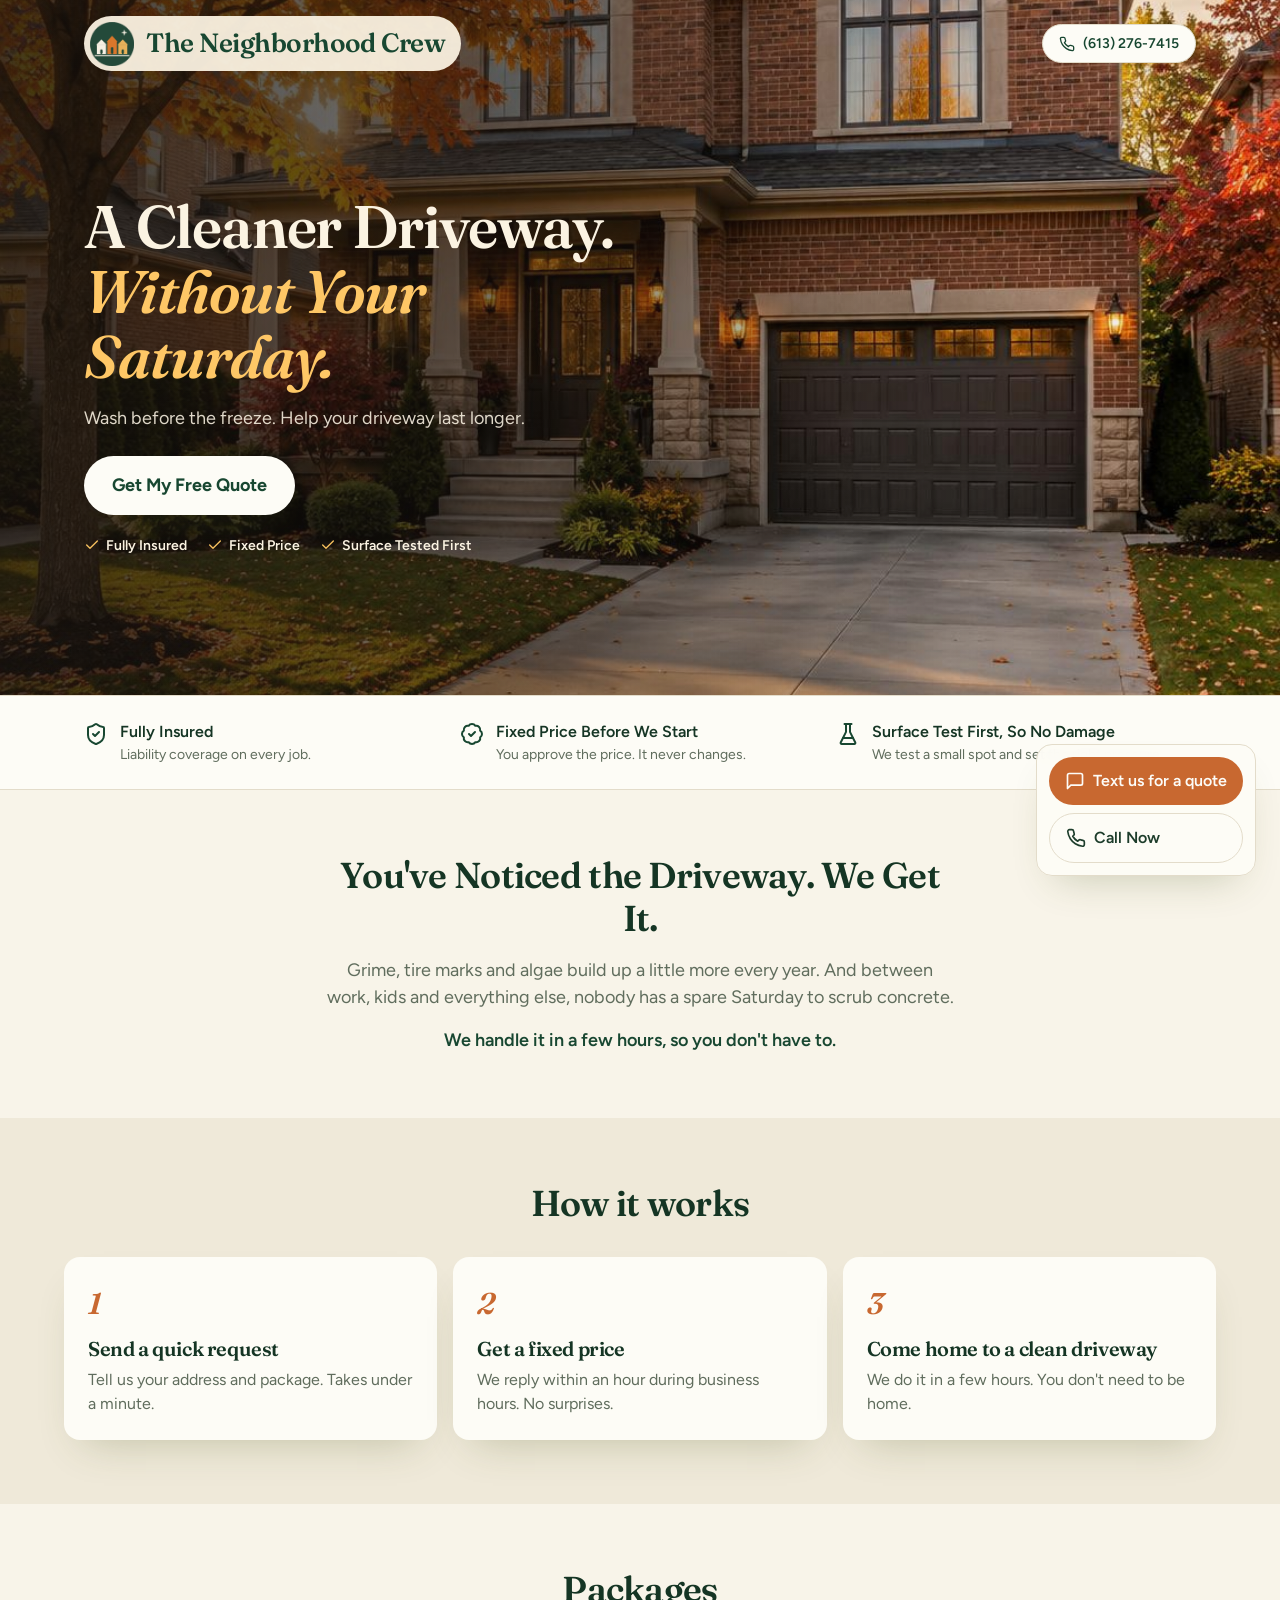
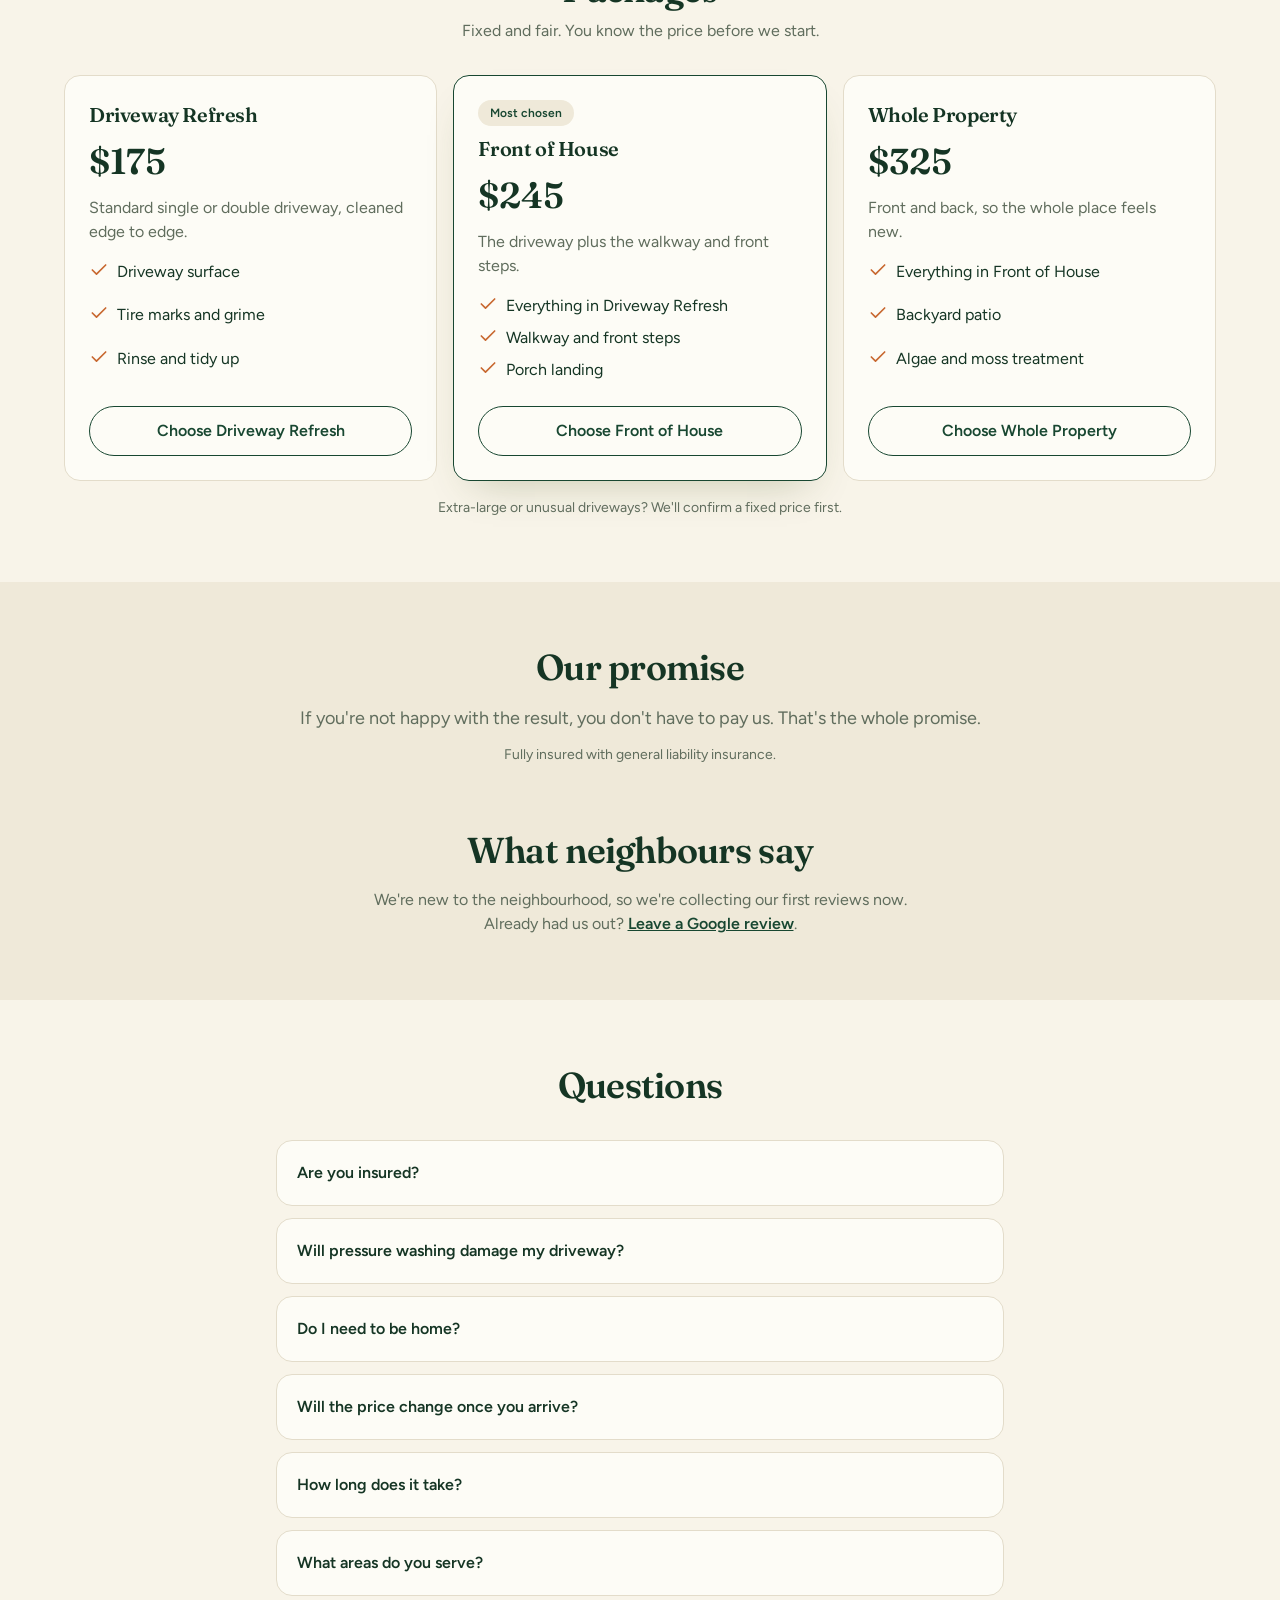
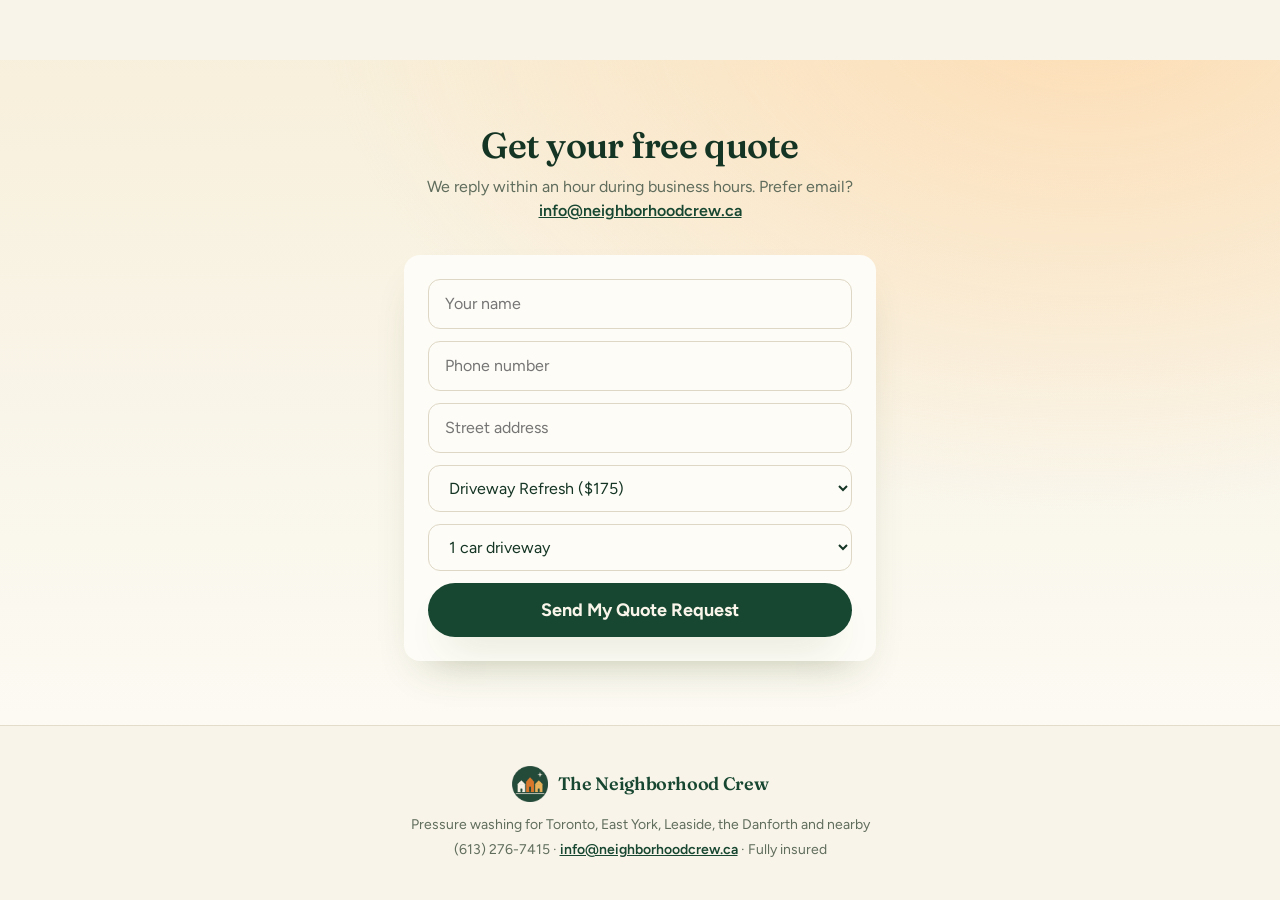
<file: index.html>
<!DOCTYPE html>
<html lang="en">
<head>
<meta charset="utf-8">
<meta name="viewport" content="width=device-width, initial-scale=1">
<title>A Cleaner Driveway. Without Your Saturday. | The Neighborhood Crew</title>
<meta name="description" content="Wash before the freeze. A pre-winter driveway wash in Toronto that helps your driveway last longer. Fixed price. Fully insured.">
<meta property="og:type" content="website">
<meta property="og:title" content="A Cleaner Driveway. Without Your Saturday.">
<meta property="og:description" content="Wash before the freeze. Help your driveway last longer. Fixed price, fully insured, in Toronto and nearby.">
<meta name="twitter:card" content="summary_large_image">
<link rel="icon" href="favicon.png" type="image/png">
<link rel="preconnect" href="https://fonts.googleapis.com"><link rel="preconnect" href="https://fonts.gstatic.com" crossorigin><link rel="stylesheet" href="https://fonts.googleapis.com/css2?family=Figtree:wght@400;500;600;700;800&amp;family=Fraunces:ital,opsz,wght@0,9..144,400..700;1,9..144,400..700&amp;display=swap">
<link rel="stylesheet" href="css/style.css">
</head>
<body>
<svg width="0" height="0" style="position:absolute" aria-hidden="true"><defs>
<symbol id="i-phone" viewBox="0 0 24 24"><path d="M22 16.92v3a2 2 0 0 1-2.18 2 19.79 19.79 0 0 1-8.63-3.07 19.5 19.5 0 0 1-6-6 19.79 19.79 0 0 1-3.07-8.67A2 2 0 0 1 4.11 2h3a2 2 0 0 1 2 1.72 12.84 12.84 0 0 0 .7 2.81 2 2 0 0 1-.45 2.11L8.09 9.91a16 16 0 0 0 6 6l1.27-1.27a2 2 0 0 1 2.11-.45 12.84 12.84 0 0 0 2.81.7A2 2 0 0 1 22 16.92z"/></symbol>
<symbol id="i-check" viewBox="0 0 24 24"><path d="M20 6 9 17l-5-5"/></symbol>
<symbol id="i-circle-check" viewBox="0 0 24 24"><circle cx="12" cy="12" r="10"/><path d="m9 12 2 2 4-4"/></symbol>
<symbol id="i-shield" viewBox="0 0 24 24"><path d="M20 13c0 5-3.5 7.5-7.66 8.95a1 1 0 0 1-.67-.01C7.5 20.5 4 18 4 13V6a1 1 0 0 1 1-1c2 0 4.5-1.2 6.24-2.72a1.17 1.17 0 0 1 1.52 0C14.51 3.81 17 5 19 5a1 1 0 0 1 1 1z"/><path d="m9 12 2 2 4-4"/></symbol>
<symbol id="i-badge" viewBox="0 0 24 24"><path d="M3.85 8.62a4 4 0 0 1 4.78-4.77 4 4 0 0 1 6.74 0 4 4 0 0 1 4.78 4.78 4 4 0 0 1 0 6.74 4 4 0 0 1-4.77 4.78 4 4 0 0 1-6.75 0 4 4 0 0 1-4.78-4.77 4 4 0 0 1 0-6.76Z"/><path d="m9 12 2 2 4-4"/></symbol>
<symbol id="i-flask" viewBox="0 0 24 24"><path d="M10 2v7.527a2 2 0 0 1-.211.896L4.72 20.55a1 1 0 0 0 .9 1.45h12.76a1 1 0 0 0 .9-1.45l-5.069-10.127A2 2 0 0 1 14 9.527V2"/><path d="M8.5 2h7"/><path d="M7 16h10"/></symbol>
<symbol id="i-message" viewBox="0 0 24 24"><path d="M21 15a2 2 0 0 1-2 2H7l-4 4V5a2 2 0 0 1 2-2h14a2 2 0 0 1 2 2z"/></symbol>
</defs></svg>
<!-- HERO -->
<header class="hero hero-full">
<div class="hero-bg" role="img" aria-label="Toronto detached brick home in autumn with a freshly cleaned driveway"></div>
<nav class="container nav">
<div class="brand"><img src="images/logo-mark.png" alt="" aria-hidden="true" width="44" height="44"><span>The Neighborhood Crew</span></div>
<a href="tel:+16132767415" class="nav-phone"><svg class="icon" aria-hidden="true"><use href="#i-phone"/></svg> (613) 276-7415</a>
</nav>
<div class="container hero-full-inner"><div class="hero-full-text">
<h1>A Cleaner Driveway.<br><em>Without Your Saturday.</em></h1>
<p class="lead">Wash before the freeze. Help your driveway last longer.</p>
<a href="#quote" class="btn-cta">Get My Free Quote</a>
<ul class="checklist"><li><svg class="icon" aria-hidden="true"><use href="#i-check"/></svg> Fully Insured</li><li><svg class="icon" aria-hidden="true"><use href="#i-check"/></svg> Fixed Price</li><li><svg class="icon" aria-hidden="true"><use href="#i-check"/></svg> Surface Tested First</li></ul>
</div></div>
</header>

<!-- TRUST STRIP -->
<section class="trust"><div class="container trust-grid"><div class="trust-item"><svg class="icon" aria-hidden="true"><use href="#i-shield"/></svg><div><p>Fully Insured</p><p>Liability coverage on every job.</p></div></div><div class="trust-item"><svg class="icon" aria-hidden="true"><use href="#i-badge"/></svg><div><p>Fixed Price Before We Start</p><p>You approve the price. It never changes.</p></div></div><div class="trust-item"><svg class="icon" aria-hidden="true"><use href="#i-flask"/></svg><div><p>Surface Test First, So No Damage</p><p>We test a small spot and set the right pressure.</p></div></div></div></section>

<!-- PROBLEM / PROMISE -->
<section class="narrow">
<h2>You've Noticed the Driveway. We Get It.</h2>
<p>Grime, tire marks and algae build up a little more every year. And between work, kids and everything else, nobody has a spare Saturday to scrub concrete.</p>
<p class="strong">We handle it in a few hours, so you don't have to.</p>
</section>

<!-- HOW IT WORKS -->
<section class="bg-secondary"><div class="container section">
<h2 class="center">How it works</h2>
<ol class="grid-3"><li class="card step"><span class="num">1</span><h3>Send a quick request</h3><p>Tell us your address and package. Takes under a minute.</p></li><li class="card step"><span class="num">2</span><h3>Get a fixed price</h3><p>We reply within an hour during business hours. No surprises.</p></li><li class="card step"><span class="num">3</span><h3>Come home to a clean driveway</h3><p>We do it in a few hours. You don't need to be home.</p></li></ol>
</div></section>

<!-- PACKAGES -->
<section class="container section">
<h2 class="center">Packages</h2>
<p class="center muted" style="margin-top:.5rem">Fixed and fair. You know the price before we start.</p>
<div class="grid-3">
<div class="pkg">

<h3>Driveway Refresh</h3>
<p class="price">$175</p>
<p class="desc">Standard single or double driveway, cleaned edge to edge.</p>
<ul><li><svg class="icon" aria-hidden="true"><use href="#i-check"/></svg>Driveway surface</li><li><svg class="icon" aria-hidden="true"><use href="#i-check"/></svg>Tire marks and grime</li><li><svg class="icon" aria-hidden="true"><use href="#i-check"/></svg>Rinse and tidy up</li></ul>
<a href="#quote" class="choose">Choose Driveway Refresh</a>
</div>
<div class="pkg popular">
<span class="tag">Most chosen</span>
<h3>Front of House</h3>
<p class="price">$245</p>
<p class="desc">The driveway plus the walkway and front steps.</p>
<ul><li><svg class="icon" aria-hidden="true"><use href="#i-check"/></svg>Everything in Driveway Refresh</li><li><svg class="icon" aria-hidden="true"><use href="#i-check"/></svg>Walkway and front steps</li><li><svg class="icon" aria-hidden="true"><use href="#i-check"/></svg>Porch landing</li></ul>
<a href="#quote" class="choose">Choose Front of House</a>
</div>
<div class="pkg">

<h3>Whole Property</h3>
<p class="price">$325</p>
<p class="desc">Front and back, so the whole place feels new.</p>
<ul><li><svg class="icon" aria-hidden="true"><use href="#i-check"/></svg>Everything in Front of House</li><li><svg class="icon" aria-hidden="true"><use href="#i-check"/></svg>Backyard patio</li><li><svg class="icon" aria-hidden="true"><use href="#i-check"/></svg>Algae and moss treatment</li></ul>
<a href="#quote" class="choose">Choose Whole Property</a>
</div></div>
<p class="small-note">Extra-large or unusual driveways? We'll confirm a fixed price first.</p>
</section>

<!-- GUARANTEE -->
<section class="bg-secondary"><div class="promise">
<h2>Our promise</h2>
<p>If you're not happy with the result, you don't have to pay us. That's the whole promise.</p>
<p class="small">Fully insured with general liability insurance.</p>
</div></section>

<!-- REVIEWS: add real reviews here later as <blockquote> cards -->
<section class="bg-secondary"><div class="container section" style="padding-top:0">
<h2 class="center">What neighbours say</h2>
<p class="reviews-note">We're new to the neighbourhood, so we're collecting our first reviews now. Already had us out? <a href="https://g.page/r/YOUR-REVIEW-LINK">Leave a Google review</a>.</p>
</div></section>

<!-- FAQ -->
<section class="faq">
<h2 class="center">Questions</h2>
<div class="faq-list"><details><summary>Are you insured?</summary><p>Yes. We carry general liability insurance. We're happy to send proof before we start.</p></details><details><summary>Will pressure washing damage my driveway?</summary><p>Not the way we do it. We test a small spot first and adjust the pressure for concrete, interlock or asphalt.</p></details><details><summary>Do I need to be home?</summary><p>No. Just leave access to an outdoor tap. We'll text you before and after photos when we're done.</p></details><details><summary>Will the price change once you arrive?</summary><p>No. The price we agree on is the price you pay.</p></details><details><summary>How long does it take?</summary><p>Most driveways take two to three hours. Whole property jobs take about half a day.</p></details><details><summary>What areas do you serve?</summary><p>Toronto, East York, Leaside, the Danforth and nearby.</p></details></div>
</section>

<!-- QUOTE FORM -->
<section id="quote" class="bg-sky"><div class="quote-wrap">
<h2 class="center">Get your free quote</h2>
<p class="sub center">We reply within an hour during business hours. Prefer email? <a href="mailto:info@neighborhoodcrew.ca">info@neighborhoodcrew.ca</a></p>
<p id="sent" class="sent" hidden>Thanks! Your message is ready to send. We'll get back to you shortly.</p>
<form id="quote-form" class="quote">
<input name="name" required placeholder="Your name" autocomplete="name" aria-label="Your name">
<input name="phone" required type="tel" placeholder="Phone number" autocomplete="tel" aria-label="Phone number">
<input name="address" required placeholder="Street address" autocomplete="street-address" aria-label="Street address">
<select name="package" aria-label="Package"><option>Driveway Refresh ($175)</option><option>Front of House ($245)</option><option>Whole Property ($325)</option></select>
<select name="driveway" aria-label="Driveway size"><option>1 car driveway</option><option>2 car driveway</option><option>4 car driveway</option></select>
<button class="btn-cta btn-block" type="submit">Send My Quote Request</button>
</form>
</div></section>

<footer class="site">
<div class="brand"><img src="images/logo-mark.png" alt="" aria-hidden="true" width="36" height="36"><span>The Neighborhood Crew</span></div>
<p>Pressure washing for Toronto, East York, Leaside, the Danforth and nearby</p>
<p>(613) 276-7415 · <a href="mailto:info@neighborhoodcrew.ca">info@neighborhoodcrew.ca</a> · Fully insured</p>
</footer>
<div class="floating">
<a href="#quote" class="get">Get a Free Quote</a>
<a href="sms:+16132767415?&amp;body=Hi!%20I'd%20like%20a%20quote%20for%20my%20driveway.%20My%20address%20is%3A%20" class="text" aria-label="Text us for a quote"><svg class="icon" aria-hidden="true"><use href="#i-message"/></svg><span class="label">Text us for a quote</span></a>
<a href="tel:+16132767415" class="call" aria-label="Call now"><svg class="icon" aria-hidden="true"><use href="#i-phone"/></svg><span class="label">Call Now</span></a>
</div>
<script src="js/main.js"></script>
</body>
</html>
</file>
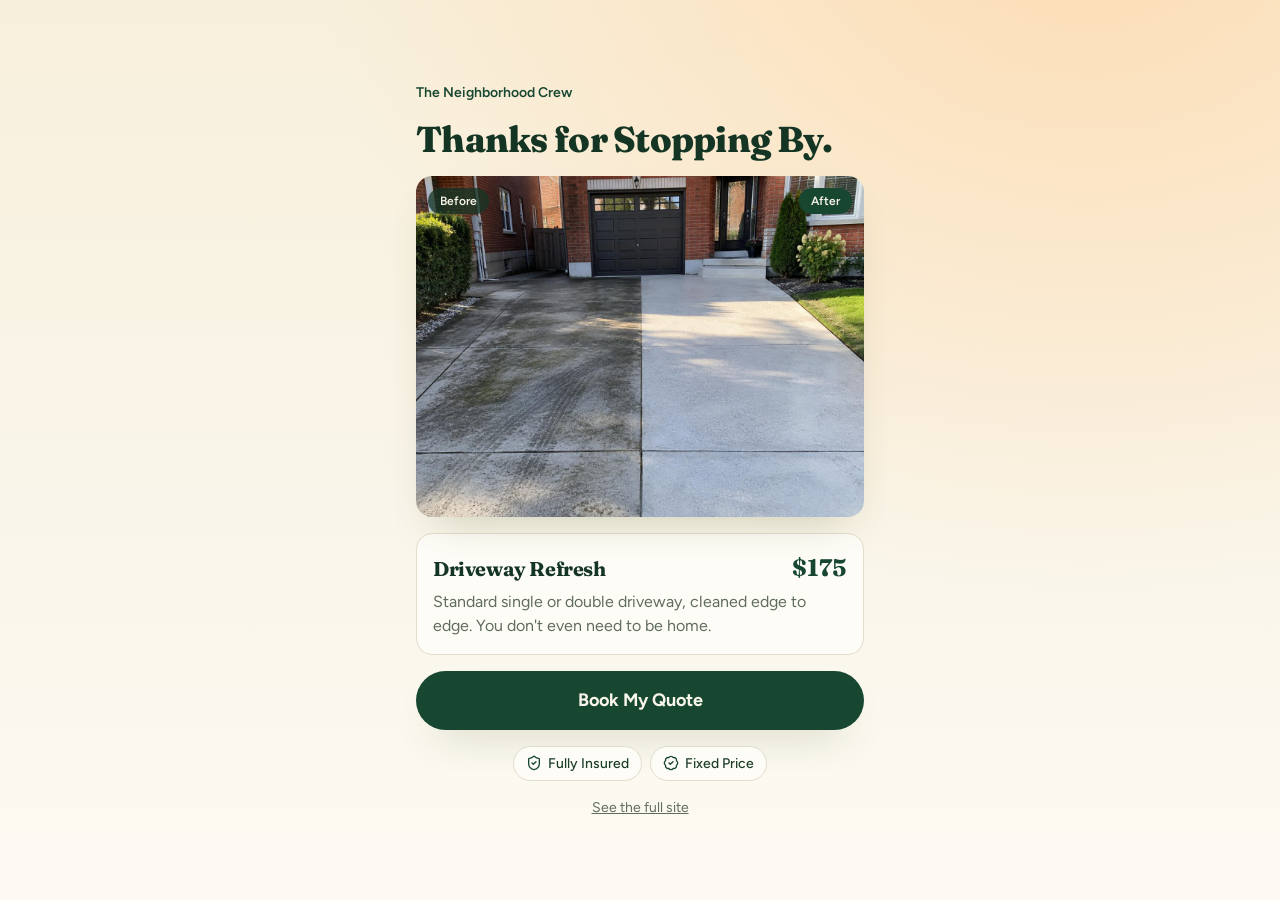
<file: hello.html>
<!DOCTYPE html>
<html lang="en">
<head>
<meta charset="utf-8">
<meta name="viewport" content="width=device-width, initial-scale=1">
<title>Thanks for Stopping By | The Neighborhood Crew</title>
<meta name="description" content="Your neighbourhood driveway cleaning, fixed price and fully insured. Book your free quote in one tap.">
<meta property="og:title" content="Thanks for Stopping By | The Neighborhood Crew">
<meta property="og:description" content="Fixed-price, fully insured driveway cleaning in Toronto.">
<link rel="icon" href="favicon.png" type="image/png">
<link rel="preconnect" href="https://fonts.googleapis.com"><link rel="preconnect" href="https://fonts.gstatic.com" crossorigin><link rel="stylesheet" href="https://fonts.googleapis.com/css2?family=Figtree:wght@400;500;600;700;800&amp;family=Fraunces:ital,opsz,wght@0,9..144,400..700;1,9..144,400..700&amp;display=swap">
<link rel="stylesheet" href="css/style.css">
</head>
<body class="hello-page">
<svg width="0" height="0" style="position:absolute" aria-hidden="true"><defs>
<symbol id="i-phone" viewBox="0 0 24 24"><path d="M22 16.92v3a2 2 0 0 1-2.18 2 19.79 19.79 0 0 1-8.63-3.07 19.5 19.5 0 0 1-6-6 19.79 19.79 0 0 1-3.07-8.67A2 2 0 0 1 4.11 2h3a2 2 0 0 1 2 1.72 12.84 12.84 0 0 0 .7 2.81 2 2 0 0 1-.45 2.11L8.09 9.91a16 16 0 0 0 6 6l1.27-1.27a2 2 0 0 1 2.11-.45 12.84 12.84 0 0 0 2.81.7A2 2 0 0 1 22 16.92z"/></symbol>
<symbol id="i-check" viewBox="0 0 24 24"><path d="M20 6 9 17l-5-5"/></symbol>
<symbol id="i-circle-check" viewBox="0 0 24 24"><circle cx="12" cy="12" r="10"/><path d="m9 12 2 2 4-4"/></symbol>
<symbol id="i-shield" viewBox="0 0 24 24"><path d="M20 13c0 5-3.5 7.5-7.66 8.95a1 1 0 0 1-.67-.01C7.5 20.5 4 18 4 13V6a1 1 0 0 1 1-1c2 0 4.5-1.2 6.24-2.72a1.17 1.17 0 0 1 1.52 0C14.51 3.81 17 5 19 5a1 1 0 0 1 1 1z"/><path d="m9 12 2 2 4-4"/></symbol>
<symbol id="i-badge" viewBox="0 0 24 24"><path d="M3.85 8.62a4 4 0 0 1 4.78-4.77 4 4 0 0 1 6.74 0 4 4 0 0 1 4.78 4.78 4 4 0 0 1 0 6.74 4 4 0 0 1-4.77 4.78 4 4 0 0 1-6.75 0 4 4 0 0 1-4.78-4.77 4 4 0 0 1 0-6.76Z"/><path d="m9 12 2 2 4-4"/></symbol>
<symbol id="i-flask" viewBox="0 0 24 24"><path d="M10 2v7.527a2 2 0 0 1-.211.896L4.72 20.55a1 1 0 0 0 .9 1.45h12.76a1 1 0 0 0 .9-1.45l-5.069-10.127A2 2 0 0 1 14 9.527V2"/><path d="M8.5 2h7"/><path d="M7 16h10"/></symbol>
<symbol id="i-message" viewBox="0 0 24 24"><path d="M21 15a2 2 0 0 1-2 2H7l-4 4V5a2 2 0 0 1 2-2h14a2 2 0 0 1 2 2z"/></symbol>
</defs></svg>
<main class="bg-sky hello">
<div class="hello-inner">
<p class="name">The Neighborhood Crew</p>
<h1>Thanks for Stopping By.</h1>
<figure class="before-after">
<img src="images/before-after-hero.jpg" alt="Toronto driveway before and after cleaning" width="1200" height="912">
<span class="lbl before">Before</span><span class="lbl after">After</span>
</figure>
<div class="offer">
<div class="row"><h2>Driveway Refresh</h2><span class="price">$175</span></div>
<p>Standard single or double driveway, cleaned edge to edge. You don't even need to be home.</p>
</div>
<a href="index.html#quote" class="btn-cta btn-block">Book My Quote</a>
<div class="badges"><span class="badge"><svg class="icon" aria-hidden="true"><use href="#i-shield"/></svg>Fully Insured</span><span class="badge"><svg class="icon" aria-hidden="true"><use href="#i-badge"/></svg>Fixed Price</span></div>
<p class="back"><a href="index.html">See the full site</a></p>
</div>
</main>
</body>
</html>
</file>
<file: css/style.css>
/* The Neighborhood Crew - static site styles (no build step needed) */
:root {
  --radius: 1rem;
  --background: oklch(0.968 0.016 92);
  --foreground: oklch(0.3 0.05 158);
  --card: oklch(0.99 0.008 95);
  --primary: oklch(0.36 0.065 160);
  --primary-foreground: oklch(0.97 0.015 92);
  --secondary: oklch(0.935 0.022 90);
  --secondary-foreground: oklch(0.33 0.05 158);
  --muted-foreground: oklch(0.52 0.03 140);
  --accent: oklch(0.62 0.14 48);
  --accent-foreground: oklch(0.99 0.005 90);
  --border: oklch(0.895 0.025 90);
  --input: oklch(0.88 0.025 90);
  --font-display: "Fraunces", Georgia, serif;
  --font-sans: "Figtree", system-ui, -apple-system, "Segoe UI", Roboto, sans-serif;
  --shadow-soft: 0 20px 40px -20px oklch(0.45 0.08 120 / 0.3);
  --gradient-sky: radial-gradient(ellipse at 85% -10%, oklch(0.9 0.08 70 / 0.7), transparent 50%), linear-gradient(180deg, oklch(0.955 0.028 88) 0%, oklch(0.97 0.016 92) 55%, oklch(0.985 0.01 94) 100%);
}

*, *::before, *::after { box-sizing: border-box; border-color: var(--border); }
html { scroll-behavior: smooth; }
body { margin: 0; font-family: var(--font-sans); background: var(--background); color: var(--foreground); line-height: 1.5; padding-bottom: 6rem; }
img { max-width: 100%; display: block; }
a { color: inherit; }
h1, h2, h3 { font-family: var(--font-display); letter-spacing: -0.02em; margin: 0; }
h2 { font-size: 1.875rem; font-weight: 600; line-height: 1.2; }
h3 { font-size: 1.25rem; font-weight: 600; }
p { margin: 0; }
ul, ol { margin: 0; padding: 0; list-style: none; }
svg.icon { width: 1.25rem; height: 1.25rem; fill: none; stroke: currentColor; stroke-width: 2; stroke-linecap: round; stroke-linejoin: round; flex-shrink: 0; }

.bg-sky { background: var(--gradient-sky); }
.bg-secondary { background: var(--secondary); }
.container { max-width: 72rem; margin: 0 auto; padding-left: 1.25rem; padding-right: 1.25rem; }
.muted { color: var(--muted-foreground); }
.center { text-align: center; }
.text-primary { color: var(--primary); }
.text-accent { color: var(--accent); }
.italic { font-style: italic; }

/* Buttons and badges */
.btn-cta { display: inline-flex; align-items: center; justify-content: center; border-radius: 9999px; background: var(--primary); color: var(--primary-foreground); padding: 1rem 1.75rem; font-size: 1.125rem; font-weight: 700; text-decoration: none; border: 0; cursor: pointer; font-family: inherit; box-shadow: var(--shadow-soft); transition: filter .15s, transform .15s; }
.btn-cta:hover { filter: brightness(1.1); }
.btn-cta:active { transform: scale(.98); }
.btn-block { width: 100%; }
.badge { display: inline-flex; align-items: center; gap: .375rem; border: 1px solid var(--border); background: var(--card); border-radius: 9999px; padding: .375rem .75rem; font-size: .875rem; font-weight: 500; color: var(--secondary-foreground); }
.badge .icon { width: 1rem; height: 1rem; color: var(--primary); }

/* Hero */
.nav { display: flex; align-items: center; justify-content: space-between; padding-top: 1rem; padding-bottom: 1rem; }
.brand { display: flex; align-items: center; gap: .75rem; }
.brand img { width: 2.75rem; height: 2.75rem; flex-shrink: 0; }
.brand span { font-family: var(--font-display); font-size: 1.25rem; font-weight: 600; line-height: 1; letter-spacing: -0.02em; color: var(--primary); }
.nav-phone { display: none; align-items: center; gap: .5rem; border: 1px solid var(--border); background: var(--card); border-radius: 9999px; padding: .5rem 1rem; font-size: .875rem; font-weight: 600; color: var(--primary); text-decoration: none; }
.nav-phone .icon { width: 1rem; height: 1rem; }
.hero-grid { display: grid; gap: 2.5rem; padding-top: 1.5rem; padding-bottom: 3.5rem; }
.hero h1 { font-size: 2.25rem; font-weight: 600; line-height: 1.08; }
.hero h1 em { color: var(--accent); }
.hero .lead { margin-top: 1rem; max-width: 28rem; font-size: 1.125rem; color: var(--muted-foreground); }
.hero .btn-cta { margin-top: 1.5rem; width: 100%; }
.checklist { margin-top: 1.25rem; display: flex; flex-wrap: wrap; gap: .5rem 1.25rem; }
.checklist li { display: flex; align-items: center; gap: .375rem; font-size: .875rem; font-weight: 600; color: var(--secondary-foreground); }
.checklist .icon { width: 1rem; height: 1rem; color: var(--accent); }
.hero-tag { position: absolute; z-index: 3; bottom: -1.1rem; left: 1rem; display: flex; align-items: center; gap: .5rem; background: var(--card); border-radius: 9999px; padding: .6rem 1.1rem; box-shadow: var(--shadow-soft); font-size: .875rem; font-weight: 600; }
.hero-tag .icon { color: var(--accent); }

/* Sections */
.trust { border-top: 1px solid var(--border); border-bottom: 1px solid var(--border); background: var(--card); }
.trust-grid { display: grid; gap: 1rem; padding-top: 1.5rem; padding-bottom: 1.5rem; }
.trust-item { display: flex; align-items: flex-start; gap: .75rem; }
.trust-item .icon { width: 1.5rem; height: 1.5rem; margin-top: .125rem; color: var(--primary); }
.trust-item p:first-child { font-weight: 600; }
.trust-item p:last-child { font-size: .875rem; color: var(--muted-foreground); }

.section { padding: 4rem 0; }
.narrow { max-width: 42rem; margin: 0 auto; padding: 4rem 1.25rem; text-align: center; }
.narrow p { margin-top: 1rem; font-size: 1.125rem; color: var(--muted-foreground); }
.narrow p.strong { font-weight: 600; color: var(--primary); }
.grid-3 { display: grid; gap: 1rem; margin-top: 2rem; }
.card { background: var(--card); border-radius: 1rem; padding: 1.5rem; box-shadow: var(--shadow-soft); }
.step .num { font-family: var(--font-display); font-size: 1.875rem; font-weight: 600; font-style: italic; color: var(--accent); }
.step h3 { margin-top: .5rem; }
.step p { margin-top: .25rem; color: var(--muted-foreground); }

.pkg { display: flex; flex-direction: column; border: 1px solid var(--border); background: var(--card); border-radius: 1rem; padding: 1.5rem; }
.pkg.popular { border-color: var(--primary); box-shadow: var(--shadow-soft); }
.pkg .tag { align-self: flex-start; margin-bottom: .5rem; background: var(--secondary); color: var(--primary); border-radius: 9999px; padding: .25rem .75rem; font-size: .75rem; font-weight: 600; }
.pkg .price { margin-top: .25rem; font-family: var(--font-display); font-size: 2.25rem; font-weight: 600; }
.pkg .desc { margin-top: .5rem; color: var(--muted-foreground); }
.pkg ul { margin-top: 1rem; flex: 1; display: grid; gap: .5rem; }
.pkg li { display: flex; gap: .5rem; }
.pkg li .icon { color: var(--accent); }
.pkg .choose { margin-top: 1.5rem; border: 1px solid var(--primary); border-radius: 9999px; padding: .75rem 1rem; text-align: center; font-weight: 600; color: var(--primary); text-decoration: none; }
.pkg .choose:hover { background: var(--secondary); }
.small-note { margin-top: 1rem; text-align: center; font-size: .875rem; color: var(--muted-foreground); }

.promise { max-width: 48rem; margin: 0 auto; padding: 4rem 1.25rem; text-align: center; }
.promise p { margin-top: 1rem; font-size: 1.125rem; color: var(--muted-foreground); }
.promise p.small { margin-top: .75rem; font-size: .875rem; }
.reviews-note { max-width: 36rem; margin: 1rem auto 0; text-align: center; color: var(--muted-foreground); }
.reviews-note a { font-weight: 600; color: var(--primary); }

.faq { max-width: 48rem; margin: 0 auto; padding: 4rem 1.25rem; }
.faq-list { margin-top: 2rem; display: grid; gap: .75rem; }
.faq details { border: 1px solid var(--border); background: var(--card); border-radius: 1rem; padding: 1.25rem; }
.faq summary { cursor: pointer; list-style: none; font-weight: 600; }
.faq summary::-webkit-details-marker { display: none; }
.faq details p { margin-top: .5rem; color: var(--muted-foreground); }

/* Quote form */
#quote { scroll-margin-top: 1rem; }
.quote-wrap { max-width: 32rem; margin: 0 auto; padding: 4rem 1.25rem; }
.quote-wrap .sub { margin-top: .5rem; text-align: center; color: var(--muted-foreground); }
.quote-wrap .sub a { font-weight: 600; color: var(--primary); }
form.quote { margin-top: 2rem; display: grid; gap: .75rem; background: var(--card); border-radius: 1rem; padding: 1.5rem; box-shadow: var(--shadow-soft); }
form.quote input, form.quote select { width: 100%; border: 1px solid var(--input); background: var(--card); border-radius: .75rem; padding: .75rem 1rem; font: inherit; font-size: 1rem; color: inherit; outline: none; }
form.quote input:focus, form.quote select:focus { box-shadow: 0 0 0 2px var(--primary); }
.sent { margin-top: 2rem; background: var(--card); border-radius: 1rem; padding: 1.5rem; text-align: center; font-weight: 600; }
[hidden] { display: none !important; }

footer.site { border-top: 1px solid var(--border); padding: 2.5rem 1.25rem; text-align: center; font-size: .875rem; color: var(--muted-foreground); }
footer.site .brand { justify-content: center; gap: .625rem; }
footer.site .brand img { width: 2.25rem; height: 2.25rem; }
footer.site .brand span { font-size: 1.125rem; }
footer.site p { margin-top: .75rem; }
footer.site p + p { margin-top: .25rem; }
footer.site a { font-weight: 600; color: var(--primary); }

/* Floating contact bar */
.floating { position: fixed; left: 0; right: 0; bottom: 0; z-index: 40; display: flex; gap: .5rem; padding: .75rem; background: color-mix(in oklab, var(--card) 95%, transparent); backdrop-filter: blur(8px); border-top: 1px solid var(--border); }
.floating a { display: inline-flex; align-items: center; gap: .5rem; border-radius: 9999px; padding: .75rem 1rem; font-weight: 600; text-decoration: none; }
.floating .get { flex: 1; justify-content: center; background: var(--primary); color: var(--primary-foreground); font-weight: 700; }
.floating .text { background: var(--accent); color: var(--accent-foreground); }
.floating .call { border: 1px solid var(--border); background: var(--card); color: var(--secondary-foreground); }
.floating .label { display: none; }

/* Hello (QR landing) page */
.hello { min-height: 100vh; min-height: 100dvh; display: flex; flex-direction: column; justify-content: center; padding: 1.5rem 1.25rem; }
.hello-inner { width: 100%; max-width: 28rem; margin: 0 auto; display: grid; gap: 1rem; }
.hello .name { font-size: .875rem; font-weight: 600; color: var(--primary); }
.hello h1 { font-size: 2.25rem; font-weight: 800; line-height: 1.15; }
.before-after { position: relative; overflow: hidden; border-radius: 1rem; box-shadow: var(--shadow-soft); margin: 0; }
.before-after img { width: 100%; height: 100%; object-fit: cover; }
.before-after .lbl { position: absolute; top: .75rem; border-radius: 9999px; padding: .25rem .75rem; font-size: .75rem; font-weight: 600; }
.before-after .before { left: .75rem; background: oklch(0.3 0.05 158 / .75); color: var(--background); }
.before-after .after { right: .75rem; background: var(--primary); color: var(--primary-foreground); }
.offer { border: 1px solid var(--border); background: var(--card); border-radius: 1rem; padding: 1rem; }
.offer .row { display: flex; align-items: baseline; justify-content: space-between; }
.offer h2 { font-size: 1.25rem; font-weight: 700; }
.offer .price { font-family: var(--font-display); font-size: 1.5rem; font-weight: 700; color: var(--primary); }
.offer p { margin-top: .25rem; color: var(--muted-foreground); }
.badges { display: flex; justify-content: center; gap: .5rem; }
.hello .back { text-align: center; font-size: .875rem; color: var(--muted-foreground); }
body.hello-page { padding-bottom: 0; }

@media (min-width: 768px) {
  body { padding-bottom: 0; }
  .brand span { font-size: 1.65rem; }
  .nav-phone { display: inline-flex; }
  .hero-grid { grid-template-columns: 1fr 1fr; align-items: center; gap: 3rem; padding-top: 2.5rem; padding-bottom: 6rem; }
  .hero h1 { font-size: 3.75rem; }
  .hero .btn-cta { width: auto; }
  h2 { font-size: 2.25rem; }
  .trust-grid, .grid-3 { grid-template-columns: repeat(3, 1fr); }
  .floating { left: auto; bottom: 1.5rem; right: 1.5rem; flex-direction: column; border: 1px solid var(--border); border-radius: 1rem; box-shadow: var(--shadow-soft); }
  .floating .get { display: none; }
  .floating .label { display: inline; }
}

/* ---- Hero variants ---- */
.hero-tag { position: absolute; z-index: 3; bottom: -1.1rem; left: 1rem; }

/* 1) Full-bleed hero */
.hero-full { position: relative; overflow: hidden; color: #fbf3e2; }
.hero-bg { position: absolute; inset: 0; background: linear-gradient(180deg, rgb(20 16 12 / .45) 0%, rgb(20 16 12 / .78) 100%), url("../images/hero-autumn-home.jpg") 60% 60% / cover no-repeat; }
.hero-full .nav, .hero-full-inner { position: relative; z-index: 1; }
.hero-full .brand, .hero-creative .brand { background: rgb(251 243 226 / .94); padding: .35rem 1rem .35rem .4rem; border-radius: 9999px; }
.hero-full-inner { padding-top: 3rem; padding-bottom: 4.5rem; min-height: 30rem; display: flex; align-items: center; }
.hero-full-text { max-width: 36rem; }
.hero-full h1 em { color: oklch(0.86 0.13 80); }
.hero-full .lead { color: rgb(251 243 226 / .88); }
.hero-full .btn-cta { background: var(--card); color: var(--primary); }
.hero-full .checklist li { color: #fbf3e2; }
.hero-full .checklist .icon { color: oklch(0.84 0.13 80); }

@media (min-width: 768px) {
  .hero-full-inner { min-height: 38rem; padding-top: 4rem; padding-bottom: 6rem; }
  .hero-bg { background: linear-gradient(90deg, rgb(20 16 12 / .8) 0%, rgb(20 16 12 / .58) 38%, rgb(20 16 12 / .05) 80%), url("../images/hero-autumn-home.jpg") 60% 62% / cover no-repeat; }
}

/* Creative hero: photo with a diagonal cream panel, like the business card */
.hero-creative { position: relative; overflow: hidden; background: var(--background); }
.cr-photo { position: absolute; top: 0; left: 0; right: 0; height: 19rem; background: url("../images/hero-autumn-home.jpg") 60% 55% / cover no-repeat; }
.hero-creative .nav, .cr-inner { position: relative; z-index: 3; }
.cr-edge, .cr-cut { display: none; }
.cr-inner { padding: 0; margin-top: 8.5rem; }
.cr-text { position: relative; background: var(--background); border-radius: 2rem 2rem 0 0; padding: 2.25rem 1.25rem 3rem; }
.hero-creative .hero-tag { top: 12.5rem; bottom: auto; left: auto; right: 1.25rem; z-index: 4; }
.hero-creative .leaf { z-index: 4; }
.hero-creative .leaf.l1 { top: 5.5rem; right: 12%; }
.hero-creative .leaf.l2 { top: 9rem; right: 4%; }
.hero-creative .leaf.l3 { top: 12.5rem; left: auto; right: 24%; }
.leaf { position: absolute; width: 1rem; height: 1.5rem; border-radius: 100% 0 100% 0; background: var(--accent); }
.leaf.l1 { transform: rotate(25deg); }
.leaf.l2 { width: .8rem; height: 1.2rem; background: oklch(0.8 0.13 80); transform: rotate(-30deg); }
.leaf.l3 { width: .75rem; height: 1.1rem; transform: rotate(60deg); }

@media (min-width: 768px) {
  .hero-creative { min-height: 39rem; background: transparent; }
  .cr-photo { height: 100%; background-position: 65% 60%; }
  .cr-edge, .cr-cut { display: block; position: absolute; inset: 0; z-index: 1; }
  .cr-edge { background: var(--accent); clip-path: polygon(0 0, 62.6% 0, 49.6% 100%, 0 100%); }
  .cr-cut { background: var(--background); clip-path: polygon(0 0, 62% 0, 49% 100%, 0 100%); z-index: 2; }
  .cr-inner { margin-top: 0; min-height: 31rem; display: flex; align-items: center; }
  .cr-text { max-width: 33rem; background: transparent; border-radius: 0; padding: 2rem 0 4rem; }
  .hero-creative h1 { font-size: 3.2rem; }
  .hero-creative .hero-tag { top: auto; bottom: 2.25rem; right: 17rem; }
  .hero-creative .leaf.l1 { top: 18%; right: 14%; }
  .hero-creative .leaf.l2 { top: 34%; right: 6%; }
  .hero-creative .leaf.l3 { top: 12%; right: 30%; }
}
</file>
